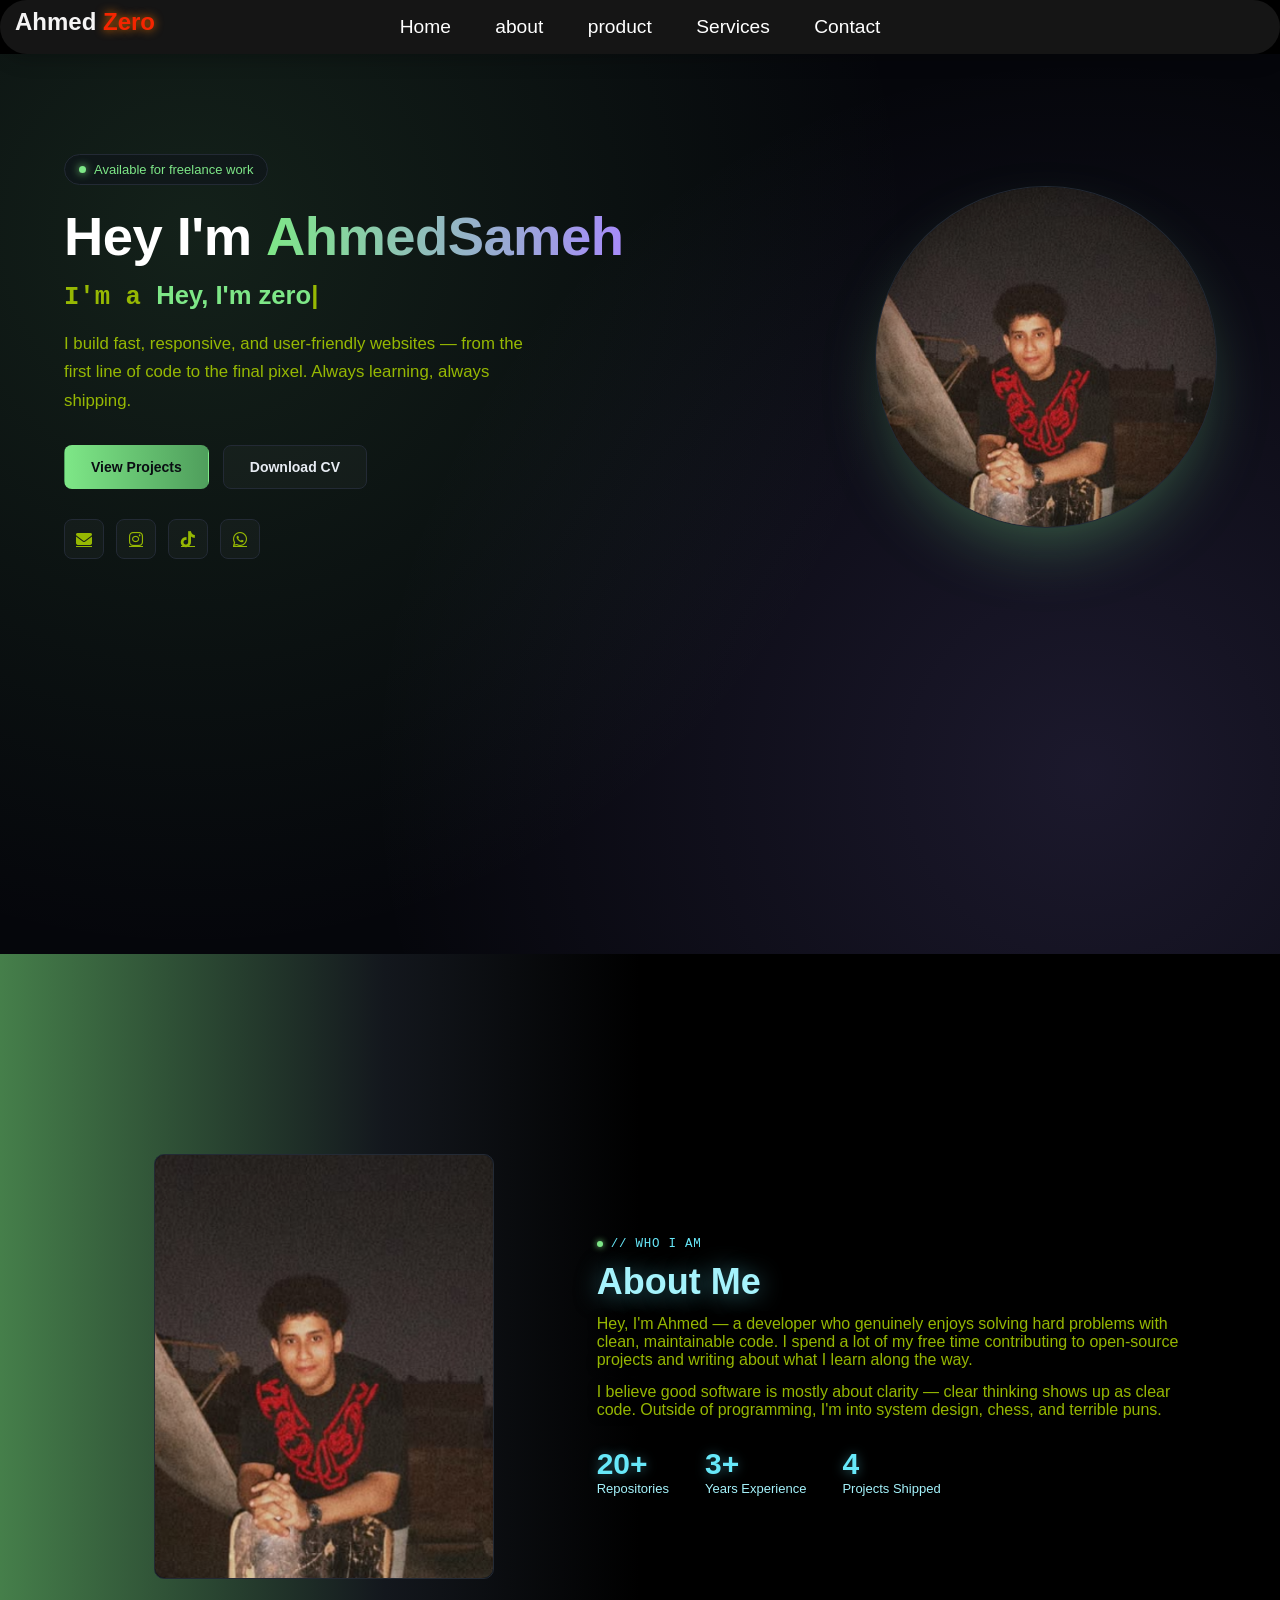
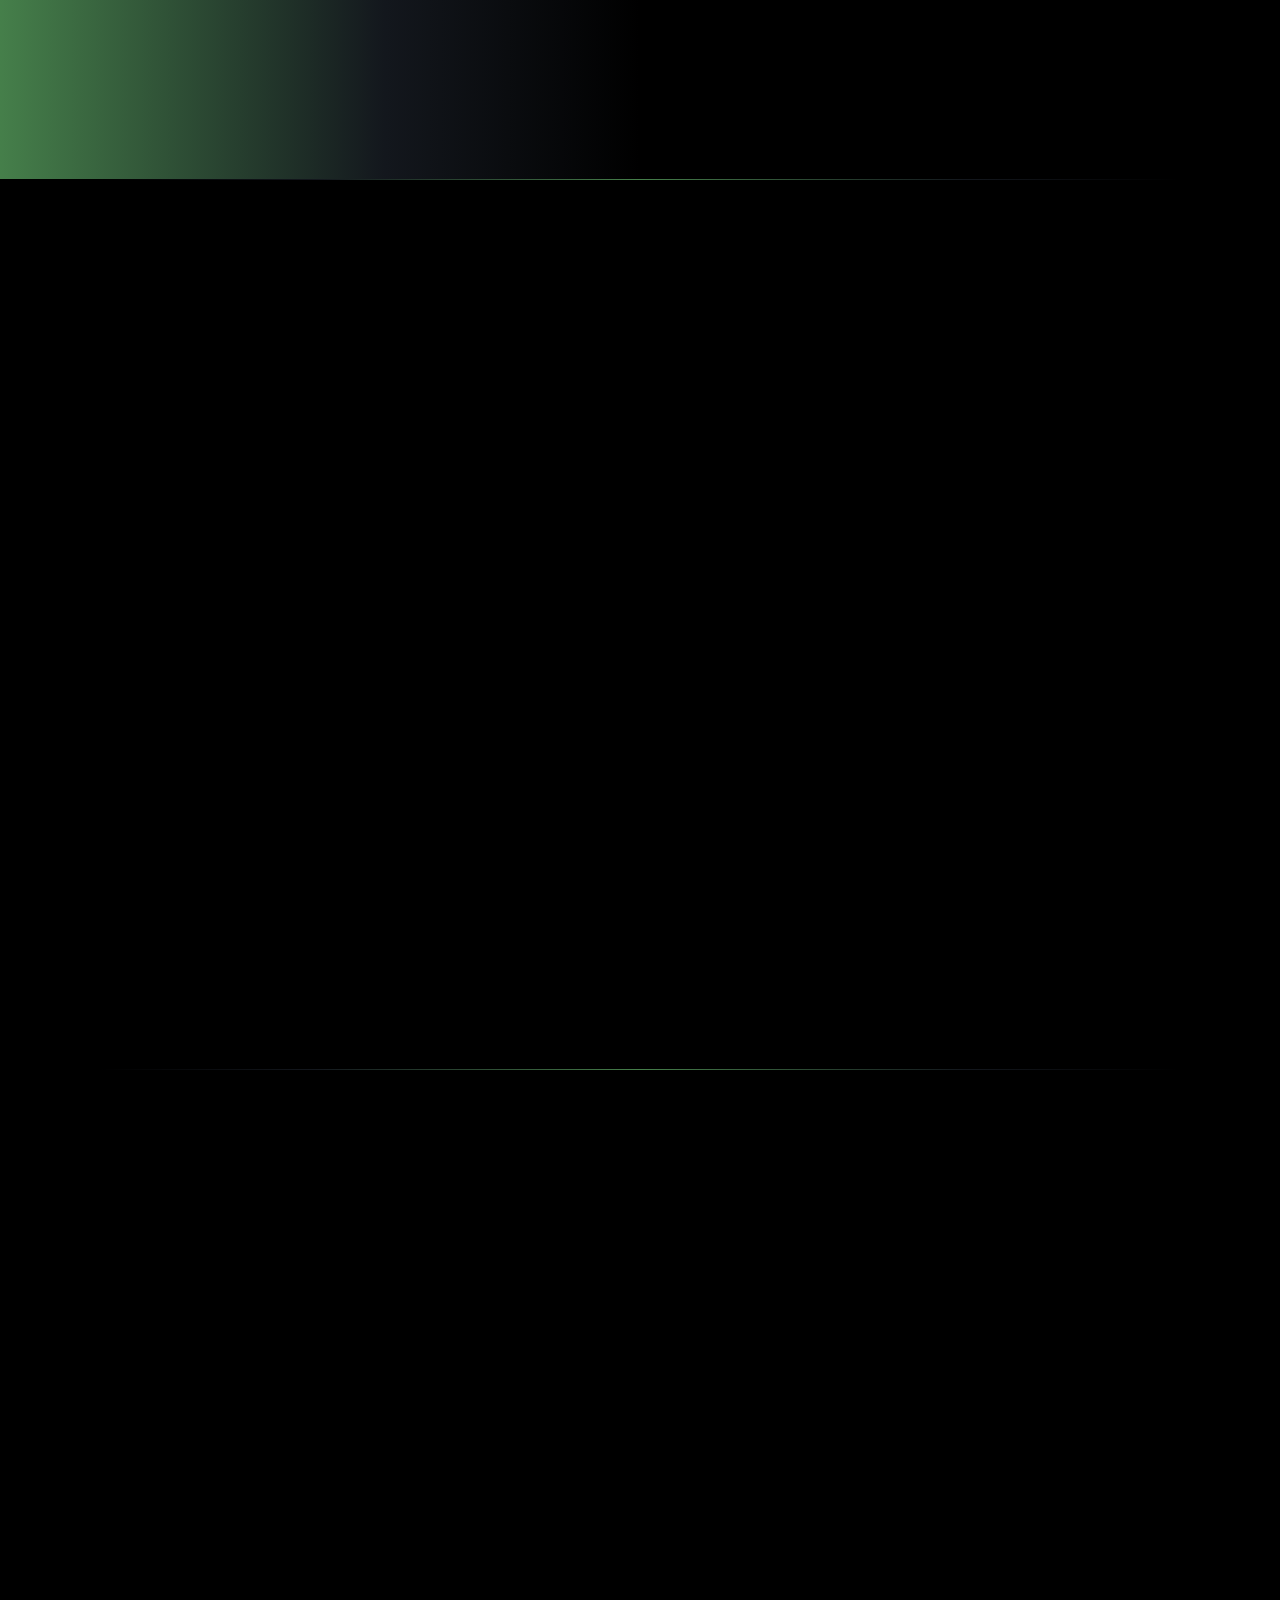
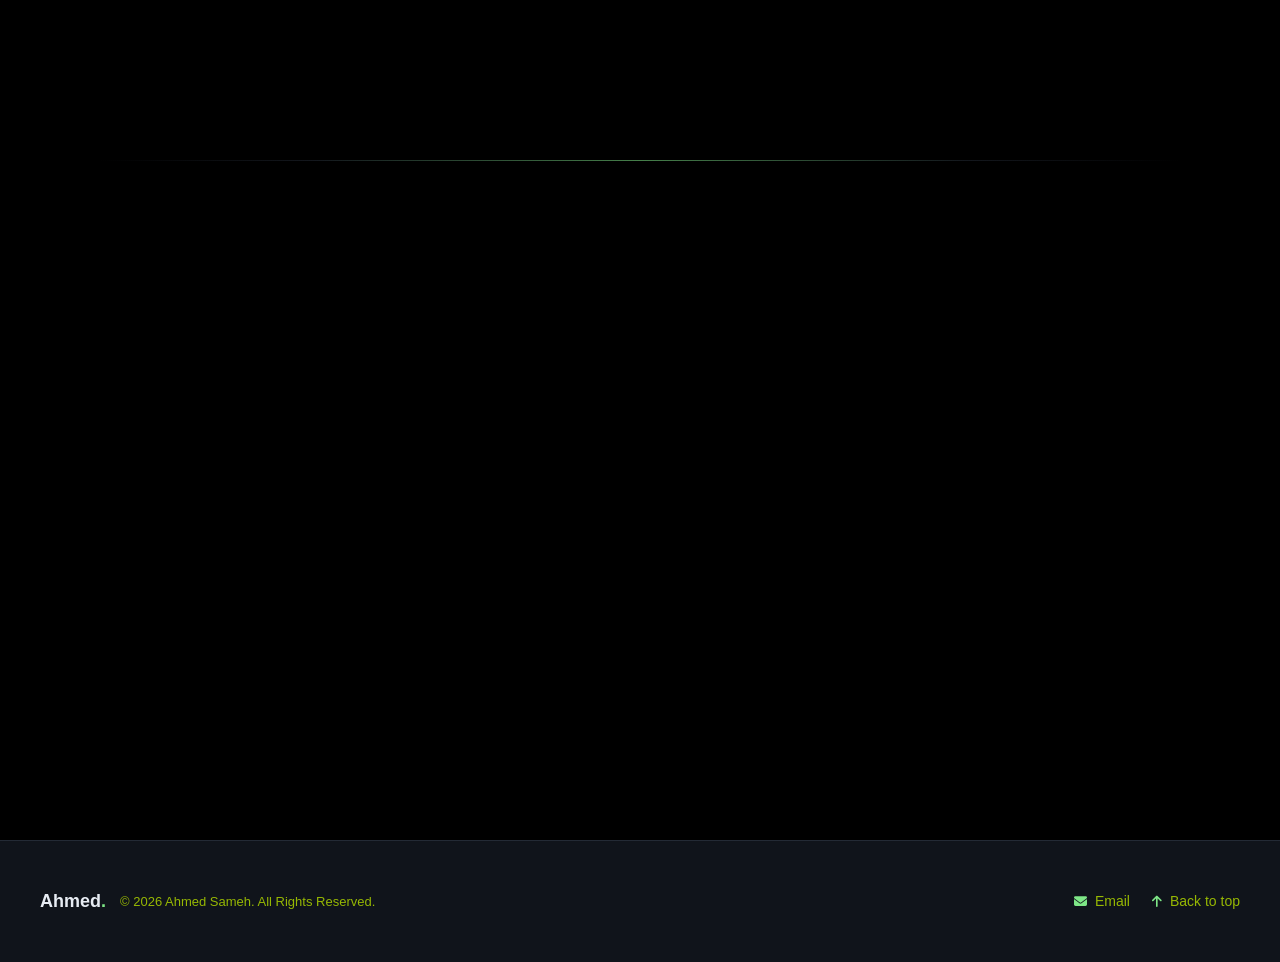
<file: index.html>
<!DOCTYPE html>
<html lang="en">
<head>
    <meta charset="UTF-8">
    <meta name="viewport" content="width=device-width, initial-scale=1.0">
    <link rel="stylesheet" href="https://cdnjs.cloudflare.com/ajax/libs/font-awesome/6.5.1/css/all.min.css">
    <link rel="stylesheet" href="https://unpkg.com/aos@next/dist/aos.css" />
    <link rel="stylesheet" href="style.css">
    <title>Portfolio Ahmed</title>
    <style>
        .about-photo{
            overflow:hidden;
        }
        .about-photo img{
            width:100%;
            height:100%;
            object-fit:cover;
            display:block;
            border-radius:inherit;
        }
    </style>
</head>
<body>
    <nav>
        <div class="logo">
            Ahmed <span>Zero</span>
        </div>
        <div class="nav-container">
            <div class="links">
                <a href="#home">Home</a>
                <a href="#about">about</a>
                <a href="#product">product</a>
                <a href="#services">Services</a>
                <a href="#contact">Contact</a>
            </div>
        </div>
        <i class="fa-solid fa-bars hamburg" onclick="hamburg()"></i>
        <div class="dropdown">
            <div class="links">
                <a href="#home">Home</a>
                <a href="#about">about</a>
                <a href="#shop">shop</a>
                <a href="#services">Services</a>
                <a href="#contact">Contact</a>
                <i class="fa-solid fa-xmark cancel" onclick="cancel()"></i>
            </div>    
        </div>
    </nav>

    <section id="home">
        <div class="main-container">
             
            <div class="content">
                <div class="hero-tag" data-aos="fade-up" data-aos-duration="1000">
                    <span data-en="Available for freelance work" data-ar="متاح للعمل الحر">Available for freelance work</span>
                </div>
                <h1 data-aos="fade-right" data-aos-duration="1500" data-aos-delay="200">Hey I'm <span>AhmedSameh</span></h1>
                <div data-aos="fade-left" data-aos-duration="1500" data-aos-delay="400" class="typewriter">I'm a <span class="typewriter-text"></span><label for="">|</label></div>
                <p data-aos="fade-up" data-aos-duration="1500" data-aos-delay="600" data-en="I build fast, responsive, and user-friendly websites — from the first line of code to the final pixel. Always learning, always shipping." data-ar="بابني مواقع سريعة وسهلة الاستخدام ومتجاوبة، من أول سطر كود لحد آخر تفصيلة في التصميم. دايمًا بتعلم ودايمًا بنشر شغل جديد.">
                    I build fast, responsive, and user-friendly websites — from the first line of code to the final pixel. Always learning, always shipping.
                </p>
                <div class="btn-row" data-aos="zoom-in" data-aos-duration="1500" data-aos-delay="900">
                    <a href="#product" class="hero-btn hero-btn-primary" data-en="View Projects" data-ar="شوف مشاريعي">View Projects</a>
                    <button class="hero-btn hero-btn-ghost">Download CV</button>
                </div>
                <div class="social-links" data-aos="fade-up" data-aos-duration="1500" data-aos-delay="1100">
                    <a href="mailto:ahmedsameh88k@gmail.com" title="Email"><i class="fa-solid fa-envelope"></i></a>
                    <a href="https://www.instagram.com/zerosameh" target="_blank" rel="noopener" title="Instagram"><i class="fa-brands fa-instagram"></i></a>
                    <a href="https://www.tiktok.com/@zero31492" target="_blank" rel="noopener" title="TikTok"><i class="fa-brands fa-tiktok"></i></a>
                    <a href="https://wa.me/0201113141064" target="_blank" rel="noopener" title="WhatsApp"><i class="fa-brands fa-whatsapp"></i></a>
                </div>
            </div>
            <div class="image" data-aos="zoom-in" data-aos-duration="2000">
                <img src="zero.png" alt="">
            </div>
        </div>
    </section>

   <section id="about">
        <video autoplay muted loop playsinline webkit-playsinline="true" preload="auto" class="bg-video">
                <source src="0828 (2).mp4" type="video/mp4">
            </video>
  <div class="section-inner">
      
    <div class="about-wrap">
      <div class="about-photo" id="aboutPhoto">
        <img src="zero.png" alt="Ahmed Sameh">
      </div>
      <div>
        <div class="eyebrow mono" data-en="// who i am" data-ar="// عني">// who i am</div>
        <h2 class="section-title" data-en="About Me" data-ar="نبذة عني">About Me</h2>
        <p style="color:var(--text-dim); margin-bottom:14px;" data-en="Hey, I'm Ahmed — a developer who genuinely enjoys solving hard problems with clean, maintainable code. I spend a lot of my free time contributing to open-source projects and writing about what I learn along the way." data-ar="أنا أحمد، مطوّر بحب أحل المشاكل الصعبة بكود نضيف وسهل الصيانة. بقضي جزء كبير من وقتي في المساهمة بمشاريع مفتوحة المصدر والكتابة عن اللي بتعلمه.">
          Hey, I'm Ahmed — a developer who genuinely enjoys solving hard problems with clean, maintainable code. I spend a lot of my free time contributing to open-source projects and writing about what I learn along the way.
        </p>
        <p style="color:var(--text-dim);" data-en="I believe good software is mostly about clarity — clear thinking shows up as clear code. Outside of programming, I'm into system design, chess, and terrible puns." data-ar="بأمن إن البرمجة الكويسة أساسها الوضوح، التفكير الواضح بيظهر في شكل كود واضح. بره البرمجة بحب تصميم الأنظمة والشطرنج.">
          I believe good software is mostly about clarity — clear thinking shows up as clear code. Outside of programming, I'm into system design, chess, and terrible puns.
        </p>
        <div class="about-stats">
          <div>
            <div class="stat-num">20+</div>
            <div class="stat-label" data-en="Repositories" data-ar="مستودعات">Repositories</div>
          </div>
          <div>
            <div class="stat-num">3+</div>
            <div class="stat-label" data-en="Years Experience" data-ar="سنين خبرة">Years Experience</div>
          </div>
          <div>
            <div class="stat-num">4</div>
            <div class="stat-label" data-en="Projects Shipped" data-ar="مشاريع منجزة">Projects Shipped</div>
          </div>
        </div>
      </div>
    </div>
  </div>
</section>

<section id="product">
    <div class="shop-box">
        <div class="eyebrow mono" data-aos="fade-up" data-en="// what i've built" data-ar="// اللي بنيته">// اللي بنيته</div>
        <h2 class="shop-title" data-aos="fade-up" data-en="My Products" data-ar="مشاريعي">My products</h2>
        <div class="shop-underline" data-aos="fade-up" data-aos-delay="100"></div>
        <div class="shop-container">
            <div class="product" data-aos="fade-up" data-aos-duration="1200" data-aos-delay="100">
                <div class="product-img">
                    <img src="Screenshot 2026-08-27 214627.png" alt="Jupa Academy boxing website">
                </div>
                <div class="product-body">
                    <h3 data-en="Project One" data-ar="المشروع الاول">المشروع الاول</h3>
                    <p data-en="Boxing and kickboxing academy website for Captain Jupa." data-ar="موقع كابتن جوبا للبوكسنج وي الكيك بوكسنج">موقع كابتن جوبا للبوكسنج وي الكيك بوكسنج</p>
                    <a href="https://jupaacademy.com/" target="_blank" rel="noopener" class="btn-project">
                        <span data-en="View Details" data-ar="شوف التفاصيل">شوف التفاصيل</span>
                        <i class="fa-solid fa-arrow-up-right-from-square"></i>
                    </a>
                </div>
            </div>
            <div class="product" data-aos="fade-up" data-aos-duration="1200" data-aos-delay="200">
                <div class="product-img">
                    <img src="Screenshot 2026-08-27 220018.png" alt="Wedding and birthday invitation website">
                </div>
                <div class="product-body">
                    <h3 data-en="Project Two" data-ar="المشروع الثاني">المشروع الثاني</h3>
                    <p data-en="Invitation website for weddings and birthday celebrations." data-ar="موقع دعوه افراح واعياد الميلاد">موقع دعوه افراح واعياد الميلاد</p>
                    <a href="https://wedding-yousef-samah.github.io/zero./" target="_blank" rel="noopener" class="btn-project">
                        <span data-en="View Details" data-ar="شوف التفاصيل">شوف التفاصيل</span>
                        <i class="fa-solid fa-arrow-up-right-from-square"></i>
                    </a>
                </div>
            </div>
            <div class="product" data-aos="fade-up" data-aos-duration="1200" data-aos-delay="300">
                <div class="product-img no-img">
                    <i class="fa-solid fa-code"></i>
                </div>
                <div class="product-body">
                    <h3 data-en="Project Three" data-ar="المشروع الثالث">المشروع الثالث</h3>
                    <p data-en="Coming soon." data-ar="قريبًا">قريبًا</p>
                    <a href="" target="_blank" rel="noopener" class="btn-project">
                        <span data-en="View Details" data-ar="شوف التفاصيل">شوف التفاصيل</span>
                        <i class="fa-solid fa-arrow-up-right-from-square"></i>
                    </a>
                </div>
            </div>
        </div>
    </div>
</section>
   

   <section id="services">
    <div class="services-box fade-in-section">  
        
        <h2 class="services-title" data-aos="fade-up">My Services</h2>
        <div class="services-underline" data-aos="fade-up" data-aos-delay="100"></div>
        <div class="services-container">
            <div class="service" data-aos="fade-up" data-aos-duration="1500" data-aos-delay="100">
                <i class="fa-solid fa-code"></i>
                <h3>Web Development</h3>
                <p>I build responsive and interactive websites using modern web technologies, ensuring optimal performance and user experience.</p>
            </div>
            <div class="service" data-aos="fade-up" data-aos-duration="1500" data-aos-delay="200">
                <i class="fa-solid fa-paint-brush"></i>
                <h3>UI/UX Design</h3>
                <p>I create visually appealing and user-friendly interfaces, focusing on enhancing the overall user experience and engagement.</p>
            </div>
            <div class="service" data-aos="fade-up" data-aos-duration="1500" data-aos-delay="300">
                <i class="fa-solid fa-mobile-alt"></i>
                <h3>Mobile Optimization</h3>
                <p>I ensure that websites are fully optimized for mobile devices, providing seamless navigation and performance across all screen sizes.</p>
            </div>
        </div>
        </section>

<section id="contact">
    <div class="section-inner">
        <div class="eyebrow mono" data-aos="fade-up" data-en="// let's talk" data-ar="// لنتحدث">// let's talk</div>
        <h2 class="section-title" data-aos="fade-up" data-en="Contact Me" data-ar="تواصل معايا">Contact Me</h2>
        <p class="section-sub" data-aos="fade-up" data-en="Got a project in mind? Send me a message and I'll get back to you soon." data-ar="عندك مشروع في بالك؟ ابعتلي رسالة وهرد عليك قريب.">Got a project in mind? Send me a message and I'll get back to you soon.</p>
        <form class="contact-form" data-aos="fade-up" data-aos-delay="100" action="">
            <div class="form-row">
                <input type="text" placeholder="Name" required>
                <input type="email" placeholder="Email" required>
            </div>
            <textarea rows="6" placeholder="Message" required></textarea>
            <button type="submit" class="btn-project">Send Message</button>
        </form>
    </div>
</section>

<footer id="footer-zero">
  <div class="footer-inner">
    <div class="footer-brand">
      <span class="footer-logo">Ahmed<span class="accent-dot">.</span></span>
      <span class="mono footer-copy">© 2026 Ahmed Sameh.<span data-en=" All Rights Reserved." data-ar=" جميع الحقوق محفوظة."> All Rights Reserved.</span></span>
    </div>
    <div class="footer-links">
      <a href="mailto:ahmedsameh88k@gmail.com"><i class="fa-solid fa-envelope"></i> Email</a>
      <a href="#home"><i class="fa-solid fa-arrow-up"></i> Back to top</a>
    </div>
  </div>
</footer>

    <script src="script.js"></script>
    <script src="https://unpkg.com/aos@next/dist/aos.js"></script>
    <script>
      AOS.init({offset:0});

      const aboutPhoto = document.getElementById('aboutPhoto');
      if (aboutPhoto) {
        aboutPhoto.addEventListener('click', () => {
          aboutPhoto.classList.toggle('is-lifted');
        });
      }
    </script>
    
</body>
</html>
</file>
<file: style.css>
*{
    padding: 0;
    margin: 0;
    font-family: Arial, Helvetica, sans-serif;
    box-sizing: border-box;
}
img{
    max-width: 100%;
    height: auto;
    display: block;
}
 :root{
    --bg:#0a0d12;
    --bg-elev:#10141b;
    --bg-elev-2:#161b24;
    --border:#232a35;
    --text:#e7ecf3;
    --text-dim:#9dc002f3;
    --accent:#7ee787;
    --accent-dim:#4f9e5c;
    --accent-2:#a78bfa;
    --mono:'JetBrains Mono', monospace;
    --display:'Space Grotesk', sans-serif;
    --body:'Inter', sans-serif;
    --arabic:'Tajawal', sans-serif;
    --radius:10px;
  }


html{
    scroll-behavior: smooth;
}

body{
    width: 100%;
    min-height: 100vh;
    background-color: rgb(0, 0, 0);
    margin: 0;
    padding: 0;
}

nav{
    width: 100%;
    height: 6vh;
    display: flex;
    justify-content: center;
    flex: 1;
    list-style: none;
    gap: 1.8rem;
    margin: 0;
    padding: 6px 26px;
    align-items: center;
    border: 1px solid var(--border-color);
    border-radius: 60px;
    -webkit-backdrop-filter: blur(5px);
    backdrop-filter: blur(5px);
    box-shadow: 0 4px 20px rgba(0, 0, 0, 0.25);
    flex-wrap: nowrap;
    max-width: 150vw;
    overflow-x: auto;
    scrollbar-width: none;
    background: rgba(4, 37, 226, 0.219);
    background-size: 400% 400%;
    animation: gradientAnimation 15s ease infinite;
    position: relative;
    z-index: 10;
    background:rgba(136, 136, 136, 0.151);
backdrop-filter: blur(5px);
color:#fff;
img {position:fixed}
position: sticky;
  top: 0;
  z-index: 1000;
}

@keyframes gradientAnimation {
    0%   { background-position: 0% 50%; }
    50%  { background-position: 100% 50%; }
    100% { background-position: 0% 50%; }
}

.nav-container{
    width: 100%;
    height: 100%;
    display: flex;
    justify-content: center;
    align-items: center;
}

.logo{
    color: rgba(245, 244, 244, 1);
    position: absolute;
    top: 8px;
    left: 15px;
    font-size: 1.5rem;
    font-weight: bold;
}

.logo span{
    color: #f52500;
    text-shadow: 0 0 10px #e67002;
}

.hamburg,
.cancel{
    cursor: pointer;
    position: absolute;
    right: 15px;
    top: 10px;
    color: white;
    display: none;
    font-size: clamp(2.5rem, 0.5rem + 5vw, 3rem);
}

.nav-container .links a{
    font-size: 1.2rem;
    color: white;
    margin: 0 20px;
    text-decoration: none;
    transition: 0.3s linear;
}

.nav-container .links a:hover{
    color: #da1406;
    border-bottom: 2px solid #b92e03;
}

.dropdown{
    z-index: 100;
    position: absolute;
    top: 0;
    transform: translateY(-500px);
    width: 100%;
    height: auto;
    backdrop-filter: blur(4px) brightness(40%);
    box-shadow: 0 0 20px black;
    transition: 0.3s linear;
}

.dropdown .links a{
    display: flex;
    color: white;
    text-decoration: none;
    padding: 15px 0;
    justify-content: center;
    align-items: center;
    transition: 0.3s linear;
}

.dropdown .links a:hover{
    background-color: #e42f02;
}


:root{
    --nav-height: 6vh;
    --section-gap: 40px;
}

section{
    width: 100%;
    padding-block: 200px;
    position: relative;
}



/* آخر section في الصفحة متاخدش padding زيادة تحتها */
section:last-of-type{
    padding-bottom: 100px;
}

section[id]{
    scroll-margin-top: 0;
}

section + section{
    margin-top: 0;
    border-top: none;
}
section + section::before{
    content:"";
    position:absolute;
    top:0; left:50%;
    transform:translateX(-50%);
    width:min(90%, 1080px);
    height:1px;
    background:linear-gradient(90deg, transparent, var(--border) 20%, var(--accent) 50%, var(--border) 80%, transparent);
    opacity:.55;
 
}

/* ===== HOME ===== */
#home{
    width: 100%;
    min-height: 100vh;
    padding-top: 100px;
    padding-bottom: 60px;
    background-color: var(--bg);
    background-size: cover;
    background-position: center;
    background-repeat: no-repeat;
    position: relative;
}

#home::before{
    content: "";
    position: absolute;
    inset: 0;
    background:
        radial-gradient(circle at 15% 20%, color-mix(in srgb, var(--accent) 12%, transparent), transparent 55%),
        radial-gradient(circle at 85% 80%, color-mix(in srgb, var(--accent-2) 14%, transparent), transparent 55%),
        rgba(4, 6, 10, 0.82);
    z-index: 0;
}

#home .main-container{
    position: relative;
    z-index: 1;
}

.main-container{
    width: 100%;
    height: 100%;
    display: flex;
    justify-content: space-between;
    align-items: center;
    gap: 40px;
    max-width: 1200px;
    margin: 0 auto;
    padding: 0 24px;
}

.main-container .content{
    color: white;
    width: 55%;
    min-height: 100px;
}

.hero-tag{
    display: inline-flex;
    align-items: center;
    gap: 8px;
    font-family: var(--mono);
    font-size: 13px;
    color: var(--accent);
    border: 1px solid var(--border);
    background: rgba(16,20,27,0.6);
    padding: 7px 14px;
    border-radius: 100px;
    margin-bottom: 22px;
}
.hero-tag::before{
    content: '';
    width: 7px; height: 7px;
    border-radius: 50%;
    background: var(--accent);
    box-shadow: 0 0 8px var(--accent);
    animation: eyebrowPulse 2s infinite;
}

.content h1{
    font-family: var(--display);
    font-size: clamp(2rem, 1.2rem + 4vw, 3.4rem);
    font-weight: 700;
    line-height: 1.1;
    letter-spacing: -0.01em;
    margin-bottom: 14px;
}

.content h1 span{
    font-weight: 700;
    background: linear-gradient(90deg, var(--accent), var(--accent-2));
    -webkit-background-clip: text;
    background-clip: text;
    color: transparent;
}

.content .typewriter{
    font-family: var(--mono);
    font-size: clamp(1.1rem, 0.9rem + 1.2vw, 1.6rem);
    font-weight: 600;
    margin: 6px 0 18px;
    color: var(--text-dim);
}

.typewriter span{
    color: var(--accent);
}

.content p{
    font-size: clamp(0.95rem, 0.85rem + 0.4vw, 1.05rem);
    line-height: 1.7;
    color: var(--text-dim);
    max-width: 480px;
    margin: 0 0 30px;
}

.btn-row{
    display: flex;
    gap: 14px;
    flex-wrap: wrap;
    margin-bottom: 30px;
}
.hero-btn{
    padding: 13px 26px;
    border-radius: 8px;
    font-size: 14px;
    font-weight: 600;
    font-family: var(--body);
    cursor: pointer;
    border: 1px solid transparent;
    transition: transform .2s ease, box-shadow .2s ease, background .2s ease;
    text-decoration: none;
    display: inline-flex;
    align-items: center;
}
.hero-btn-primary{
    background: linear-gradient(90deg, var(--accent), var(--accent-dim));
    color: #0a0d12;
}
.hero-btn-primary:hover{
    transform: translateY(-2px);
    box-shadow: 0 10px 24px -8px color-mix(in srgb, var(--accent) 55%, transparent);
}
.hero-btn-ghost{
    background: rgba(255,255,255,0.03);
    border-color: var(--border);
    color: var(--text);
}
.hero-btn-ghost:hover{
    transform: translateY(-2px);
    border-color: var(--accent);
    color: var(--accent);
}

.social-links{
    display: flex;
    gap: 12px;
}
.social-links a{
    width: 40px; height: 40px;
    display: flex;
    align-items: center;
    justify-content: center;
    border: 1px solid var(--border);
    border-radius: 8px;
    color: var(--text-dim);
    background: rgba(255,255,255,0.03);
    transition: color .2s ease, border-color .2s ease, transform .2s ease;
}
.social-links a:hover{
    color: var(--accent);
    border-color: var(--accent);
    transform: translateY(-3px);
}

.main-container .image{
    width: 340px;
    height: 340px;
    border-radius: 100%;
    overflow: hidden;
    box-shadow: 0 0 0 1px var(--border), 0 30px 70px -20px color-mix(in srgb, var(--accent) 40%, transparent);
    flex-shrink: 0;
    position: relative;
}
.main-container .image::after{
    content:"";
    position:absolute; inset:0;
    border-radius: 100%;
    box-shadow: inset 0 0 40px rgba(0,0,0,.35);
}

.main-container .image img{
    width: 100%;
    height: 100%;
    object-fit: cover;
    object-position: center;
}

@media (max-width:884px) {
    .main-container {
        display: flex;
        flex-direction: column-reverse;
        text-align: center;
    }

    .nav-container .links{
        display: none;
    }

    .hamburg,.cancel{
        display: block;
    }

    .main-container .content{
        width: 100%;
    }

    .content p{
        margin-inline: auto;
    }

    .btn-row, .social-links{
        justify-content: center;
    }

    .main-container .image{
        width: 240px;
        height: 240px;
    }
}

@media (max-width:440px) {
    .main-container .image{
        width: 190px;
        height: 190px;
    }
}


/* ===== PRODUCTS ===== */
#product{
    width: 100%;
}
.shop-box{
    max-width: 1080px;
    margin: 0 auto;
    padding: 0 24px;
    text-align: center;
}
.shop-box .eyebrow{
    display: flex;
    justify-content: center;
}
.shop-title{
    font-family: var(--display);
    font-size: clamp(26px,4vw,36px);
    font-weight: 700;
    background: linear-gradient(90deg, var(--accent), var(--accent-2));
    -webkit-background-clip: text;
    background-clip: text;
    color: transparent;
    letter-spacing: -0.01em;
    margin-bottom: 8px;
}
html[dir="rtl"] .shop-title{font-family:var(--arabic);}
.shop-underline{
    width: 70px;
    height: 3px;
    border-radius: 3px;
    background: linear-gradient(90deg, var(--accent), var(--accent-2));
    margin: 0 auto 44px;
}
.shop-container{
    display: grid;
    grid-template-columns: repeat(auto-fit, minmax(240px, 1fr));
    gap: 24px;
    text-align: left;
}
html[dir="rtl"] .shop-container{
    text-align: right;
}
.product{
    background: var(--bg-elev);
    border: 1px solid var(--border);
    border-radius: var(--radius);
    overflow: hidden;
    display: flex;
    flex-direction: column;
    transition: transform .35s cubic-bezier(.22,1,.36,1), border-color .35s ease, box-shadow .35s ease;
}
.product:hover{
    transform: translateY(-8px);
    border-color: var(--accent);
    box-shadow: 0 24px 48px -20px rgba(0,0,0,.65);
}
.product-img{
    width: 100%;
    aspect-ratio: 16/10;
    overflow: hidden;
    background:
        linear-gradient(160deg, var(--bg-elev-2), var(--bg)),
        repeating-linear-gradient(45deg, transparent, transparent 10px, color-mix(in srgb, var(--accent) 6%, transparent) 10px, color-mix(in srgb, var(--accent) 6%, transparent) 11px);
}
.product-img img{
    width: 100%;
    height: 100%;
    object-fit: cover;
    display: block;
    transition: transform .5s ease;
}
.product:hover .product-img img{
    transform: scale(1.06);
}
.product-img.no-img{
    display: flex;
    align-items: center;
    justify-content: center;
}
.product-img.no-img i{
    font-size: 40px;
    color: var(--text-dim);
    opacity: .55;
}
.product-body{
    padding: 22px 24px 26px;
    display: flex;
    flex-direction: column;
    flex: 1;
}
.product-body h3{
    font-family: var(--display);
    font-size: 18px;
    font-weight: 700;
    color: var(--text);
    margin-bottom: 8px;
}
html[dir="rtl"] .product-body h3{font-family:var(--arabic);}
.product-body p{
    color: var(--text-dim);
    font-size: 14px;
    line-height: 1.7;
    margin-bottom: 22px;
    flex: 1;
}
.btn-project{
    align-self: flex-start;
    display: inline-flex;
    align-items: center;
    gap: 8px;
    padding: 11px 18px;
    border-radius: 8px;
    background: linear-gradient(90deg, var(--accent), var(--accent-dim));
    color: #0a0d12;
    font-family: var(--body);
    font-size: 13px;
    font-weight: 700;
    text-decoration: none;
    border: none;
    cursor: pointer;
    transition: transform .2s ease, box-shadow .2s ease;
}
.btn-project i{
    font-size: 11px;
}
.btn-project:hover{
    transform: translateY(-2px);
    box-shadow: 0 10px 24px -8px color-mix(in srgb, var(--accent) 55%, transparent);
}
  .section-inner{max-width:1080px; margin:0 auto;}
  .eyebrow{font-family:var(--mono); font-size:12.5px; color:var(--accent); margin-bottom:10px; text-transform:uppercase; letter-spacing:.06em;}
  .section-title{font-family:var(--display); font-size:clamp(26px,4vw,36px); font-weight:700; margin-bottom:12px;}
  html[dir="rtl"] .section-title{font-family:var(--arabic);}
  .section-sub{color:var(--text-dim); font-size:15px; margin-bottom:40px; max-width:520px;}
         .about-wrap{
    display:grid; grid-template-columns:1fr 1.3fr; gap:48px; align-items:center;
  }
  @media (max-width:800px){ .about-wrap{grid-template-columns:1fr;} }
  .about-photo{
    aspect-ratio:4/5;
    width: 100%;
    max-width: 340px;
    margin: 0 auto;
     border-radius:var(--radius);
      border:1px solid var(--border);
    background:
      linear-gradient(160deg, var(--bg-elev-2), var(--bg-elev)) ,
      repeating-linear-gradient(45deg, transparent, transparent 10px, color-mix(in srgb, var(--accent) 6%, transparent) 10px, color-mix(in srgb, var(--accent) 6%, transparent) 11px);
    display:flex; align-items:center; justify-content:center; overflow:hidden; position:relative;
    cursor:pointer;
    transition: transform .45s cubic-bezier(.22,1,.36,1), box-shadow .45s ease, border-color .45s ease;
    will-change: transform;
  }
  .about-photo:hover{
    transform: translateY(-8px);
    box-shadow: 0 20px 40px -10px rgba(1, 115, 160, 0.5);
  }
  .about-photo.is-lifted{
    transform: translateY(-28px) scale(1.03);
    box-shadow: 0 30px 60px -12px rgba(2, 134, 167, 0.6), 0 0 0 1px var(--accent);
    border-color: var(--accent);
  }
  .about-photo span{font-family:var(--mono);
     font-size:64px;
      font-weight:700;
      color:var(--accent); opacity:.85;}
  .about-stats{display:flex; gap:36px; margin-top:28px;}
  .stat-num{font-family:var(--display); font-size:30px;
     font-weight:700;
      color:var(--accent);}
  .stat-label{font-size:13px;
     color:var(--text-dim);}

  .about-wrap h2{
    color:#a5f3fc;
    text-shadow: 0 2px 24px rgba(103,232,249,.5), 0 1px 4px rgba(0,0,0,.6);
  }
  #about .eyebrow{
    color:#67e8f9;
  }
  #about .about-wrap p{
    color:#cffafe;
    text-shadow: 0 1px 10px rgba(8,6,18,.6);
  }
  #about .stat-num{
    color:#67e8f9;
    text-shadow: 0 1px 12px rgba(103,232,249,.4);
  }
  #about .stat-label{
    color:#a5f3fc;
  }

footer{
    border-top: 1px solid var(--border);
    background: var(--bg-elev);
    padding: 50px 24px;
}
.footer-inner{
    max-width: 1200px;
    margin: 0 auto;
    display: flex;
    align-items: center;
    justify-content: space-between;
    flex-wrap: wrap;
    gap: 18px;
}
.footer-brand{
    display: flex;
    align-items: center;
    gap: 14px;
    flex-wrap: wrap;
}
.footer-logo{
    font-family: var(--display);
    font-weight: 700;
    font-size: 18px;
    color: var(--text);
}
.footer-logo .accent-dot{
    color: var(--accent);
}
.footer-copy{
    color: var(--text-dim);
    font-size: 13px;
}
.footer-links{
    display: flex;
    align-items: center;
    gap: 22px;
}
.footer-links a{
    display: inline-flex;
    align-items: center;
    gap: 8px;
    color: var(--text-dim);
    font-size: 14px;
    text-decoration: none;
    transition: color .2s ease, transform .2s ease;
}
.footer-links a i{
    color: var(--accent);
    font-size: 13px;
}
.footer-links a:hover{
    color: var(--text);
    transform: translateY(-2px);
}
@media (max-width:520px){
    .footer-inner{
        flex-direction: column;
        text-align: center;
    }
    .footer-brand{
        flex-direction: column;
        gap: 6px;
    }
}

/* ===== SERVICES ===== */
.services-box{
    max-width: 1080px;
    margin: 0 auto;
    text-align: center;
}
.services-title{
    font-family: var(--display);
    font-size: clamp(26px,4vw,36px);
    font-weight: 700;
    color: var(--text);
    margin-bottom: 8px;
}
.services-underline{
    width: 70px;
    height: 3px;
    border-radius: 3px;
    background: linear-gradient(90deg, var(--accent-2), var(--accent));
    margin: 0 auto 40px;
}
.services-container{
    display: grid;
    grid-template-columns: repeat(auto-fit, minmax(220px, 1fr));
    gap: 20px;
    text-align: left;
}
.service{
    background: var(--bg-elev);
    border: 1px solid var(--border);
    border-radius: var(--radius);
    padding: 28px 24px;
    transition: transform .3s ease, border-color .3s ease, box-shadow .3s ease;
}
.service:hover{
    transform: translateY(-6px);
    border-color: var(--accent);
    box-shadow: 0 20px 40px -18px rgba(0,0,0,.6);
}
.service i{
    font-size: 26px;
    color: var(--accent);
    margin-bottom: 16px;
    display: block;
}
.service h3{
    font-family: var(--display);
    font-size: 18px;
    color: var(--text);
    margin-bottom: 10px;
}
.service p{
    color: var(--text-dim);
    font-size: 14px;
    line-height: 1.6;
}

/* ===== CONTACT ===== */
.contact-form{
    max-width: 640px;
    display: flex;
    flex-direction: column;
    gap: 16px;
}
.form-row{
    display: flex;
    gap: 16px;
    flex-wrap: wrap;
}
.form-row input{
    flex: 1;
    min-width: 200px;
}
.contact-form input,
.contact-form textarea{
    width: 100%;
    background: var(--bg-elev);
    border: 1px solid var(--border);
    border-radius: 8px;
    padding: 14px 16px;
    color: var(--text);
    font-family: var(--body);
    font-size: 14px;
    outline: none;
    transition: border-color .2s ease, box-shadow .2s ease;
}
.contact-form textarea{
    resize: vertical;
    min-height: 130px;
}
.contact-form input::placeholder,
.contact-form textarea::placeholder{
    color: var(--text-dim);
}
.contact-form input:focus,
.contact-form textarea:focus{
    border-color: var(--accent);
    box-shadow: 0 0 0 3px color-mix(in srgb, var(--accent) 18%, transparent);
}
.contact-form button{
    align-self: flex-start;
    cursor: pointer;
    border: none;
}

.eyebrow{
    position: relative;
}
.eyebrow::before{
    content:"";
    display:inline-block;
    width:6px; height:6px;
    border-radius:50%;
    background:var(--accent);
    margin-inline-end:8px;
    box-shadow:0 0 6px var(--accent);
    animation: eyebrowPulse 2.4s ease-in-out infinite;
    vertical-align:middle;
}
@keyframes eyebrowPulse{
    0%,100%{ opacity:1; transform:scale(1); }
    50%{ opacity:.35; transform:scale(.7); }
}

.section-inner > .section-title{
    animation: titleRise .7s ease both;
}
@keyframes titleRise{
    from{ opacity:0; transform:translateY(14px); }
    to{ opacity:1; transform:translateY(0); }
}
#about{
    overflow: hidden;
}
.bg-video{
    position: absolute;
    top: 0;
    left: 0;
    width: 100%;
    height: 100%;
    object-fit: cover;
    z-index: 0;
    pointer-events: none;
}
#about::before{
    content: "";
    position: absolute;
    top: 0;
    left: 0;
    width: 100%;
    height: 100%;
    pointer-events: none;
}
#about .about-wrap{
    position: relative;
    z-index: 2;
}
</file>
